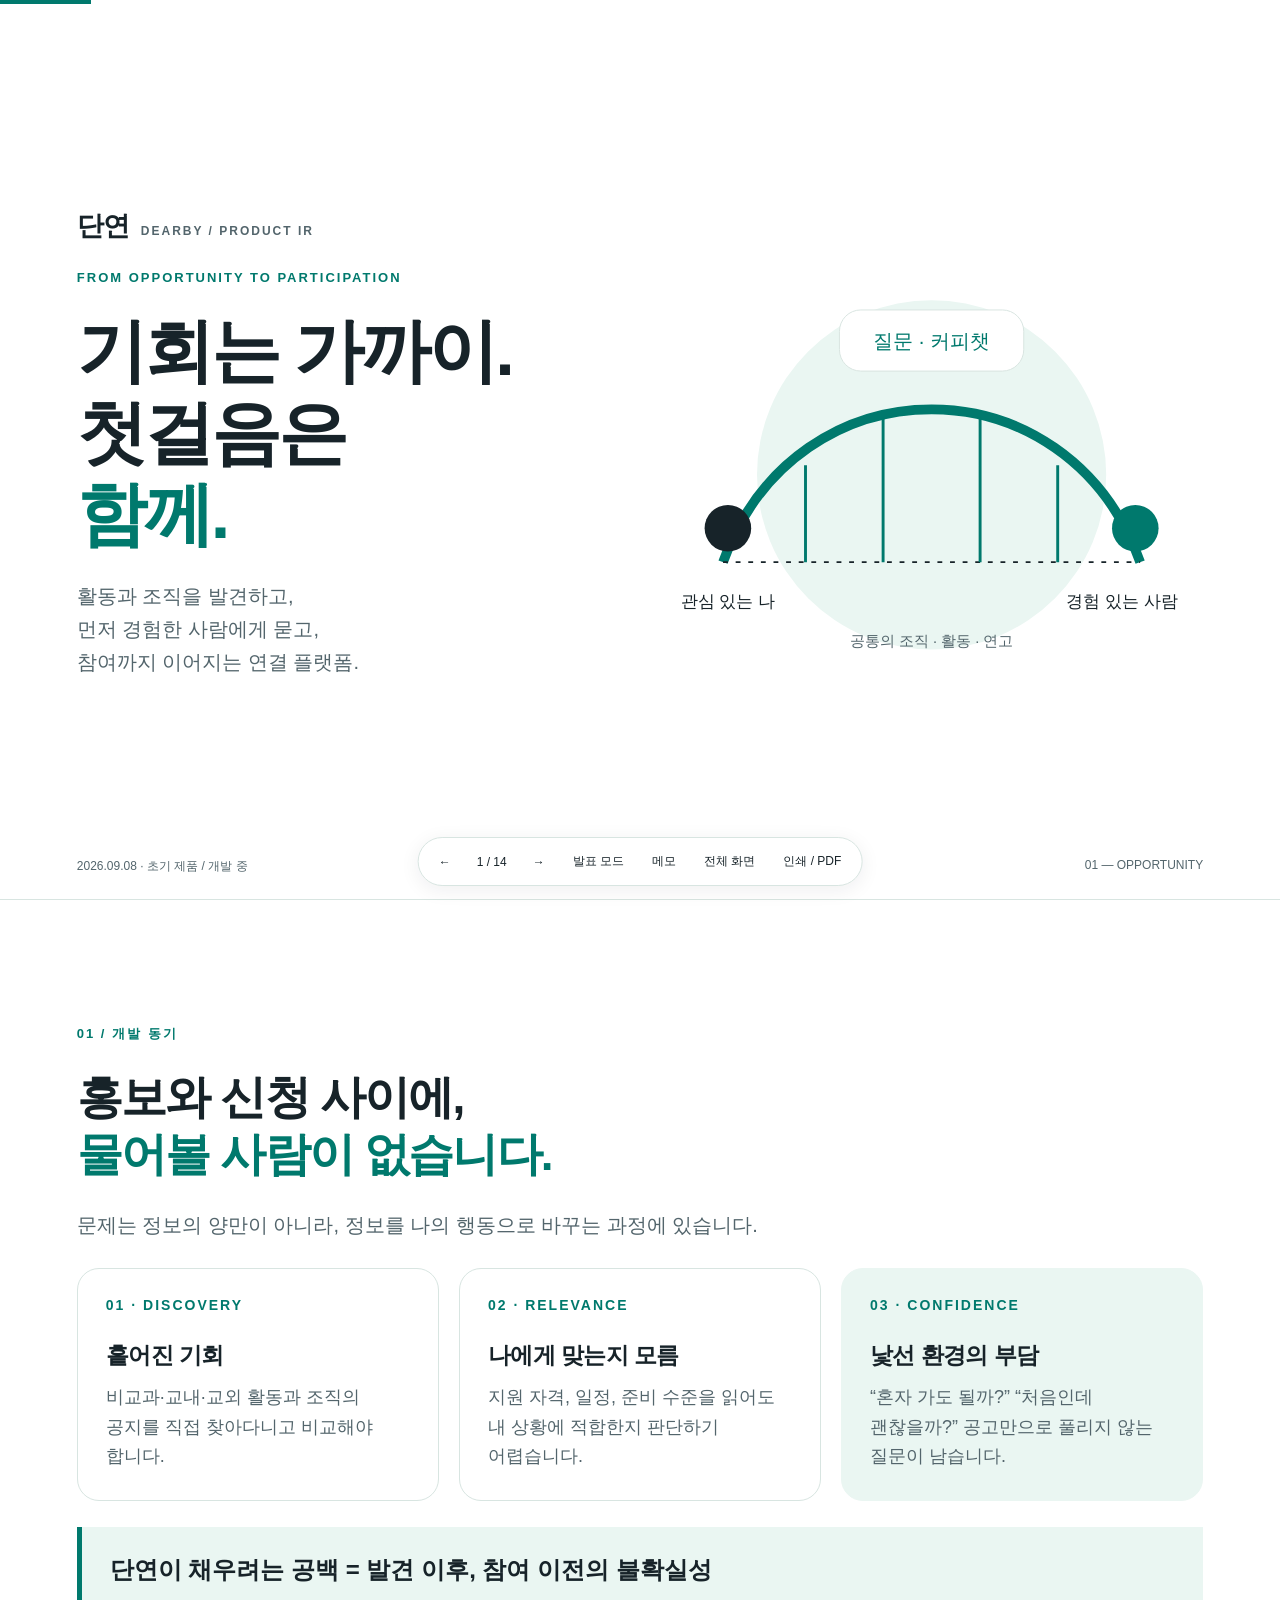
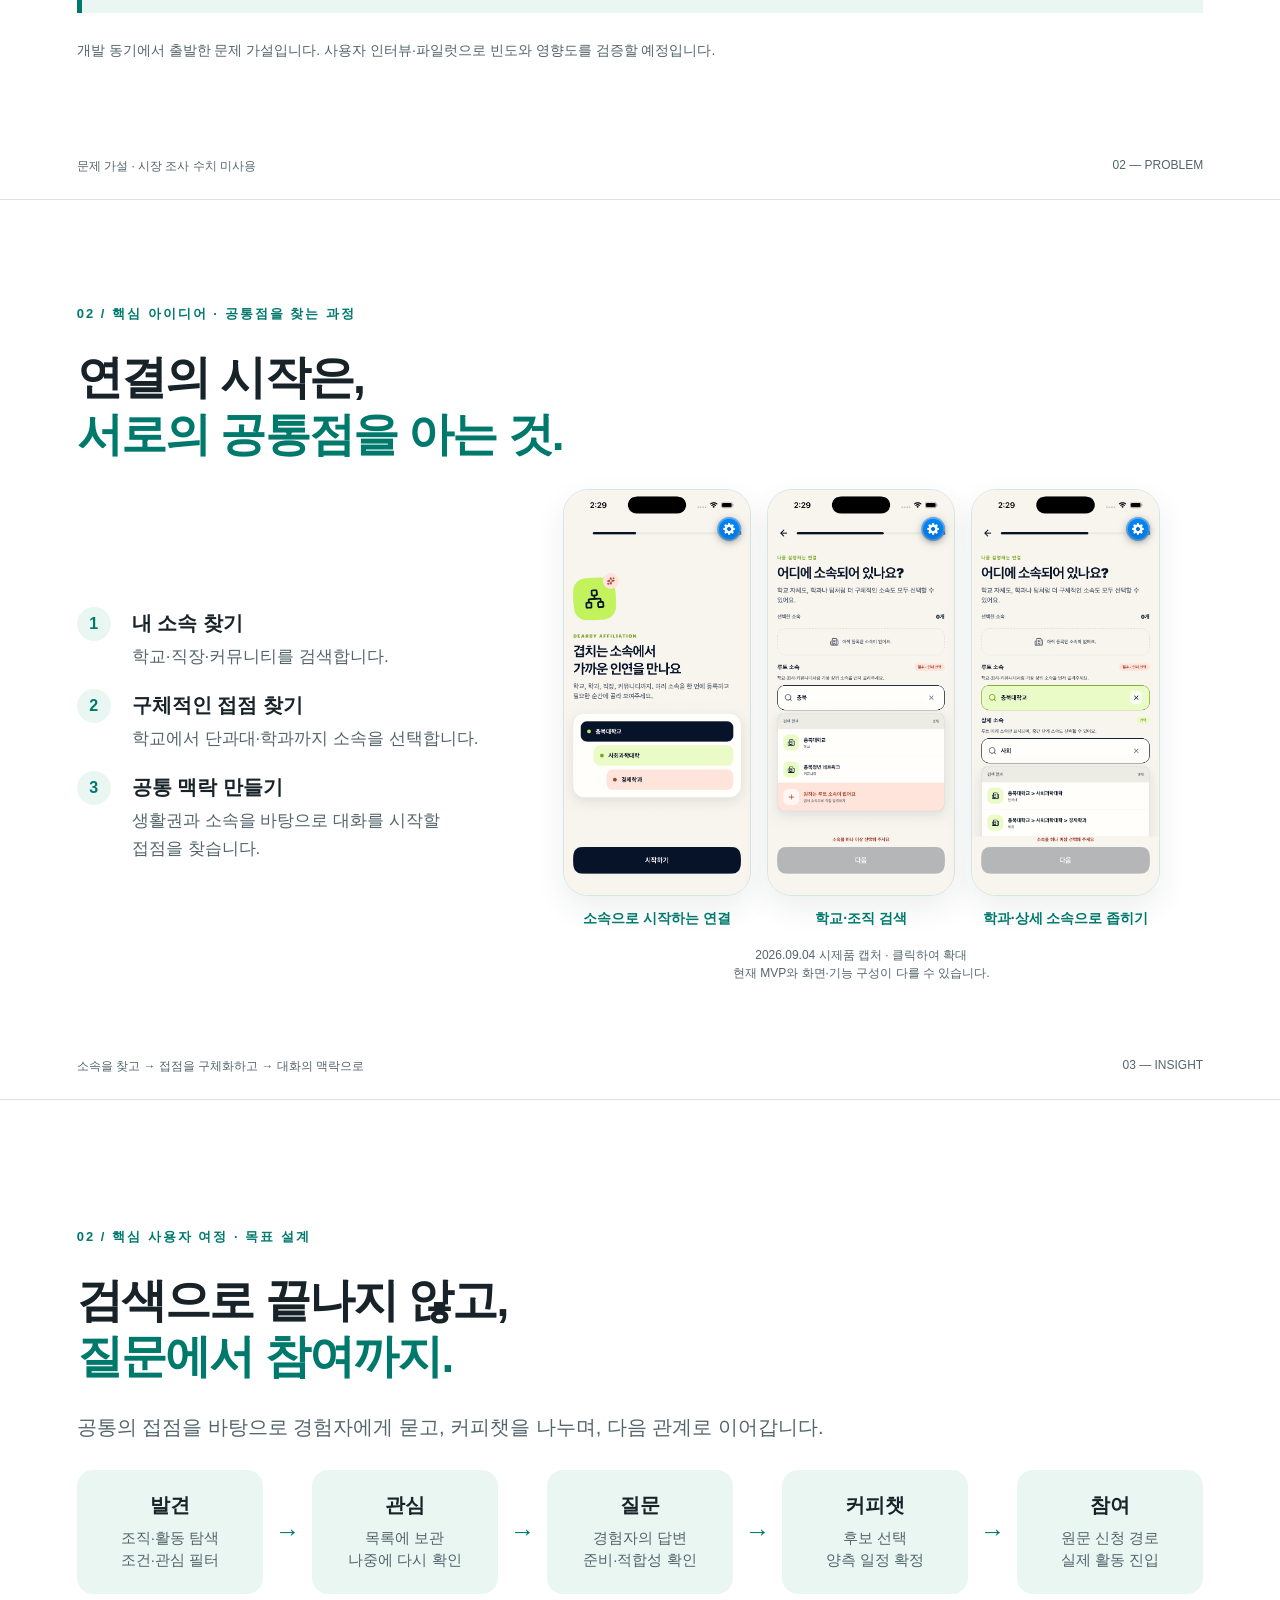
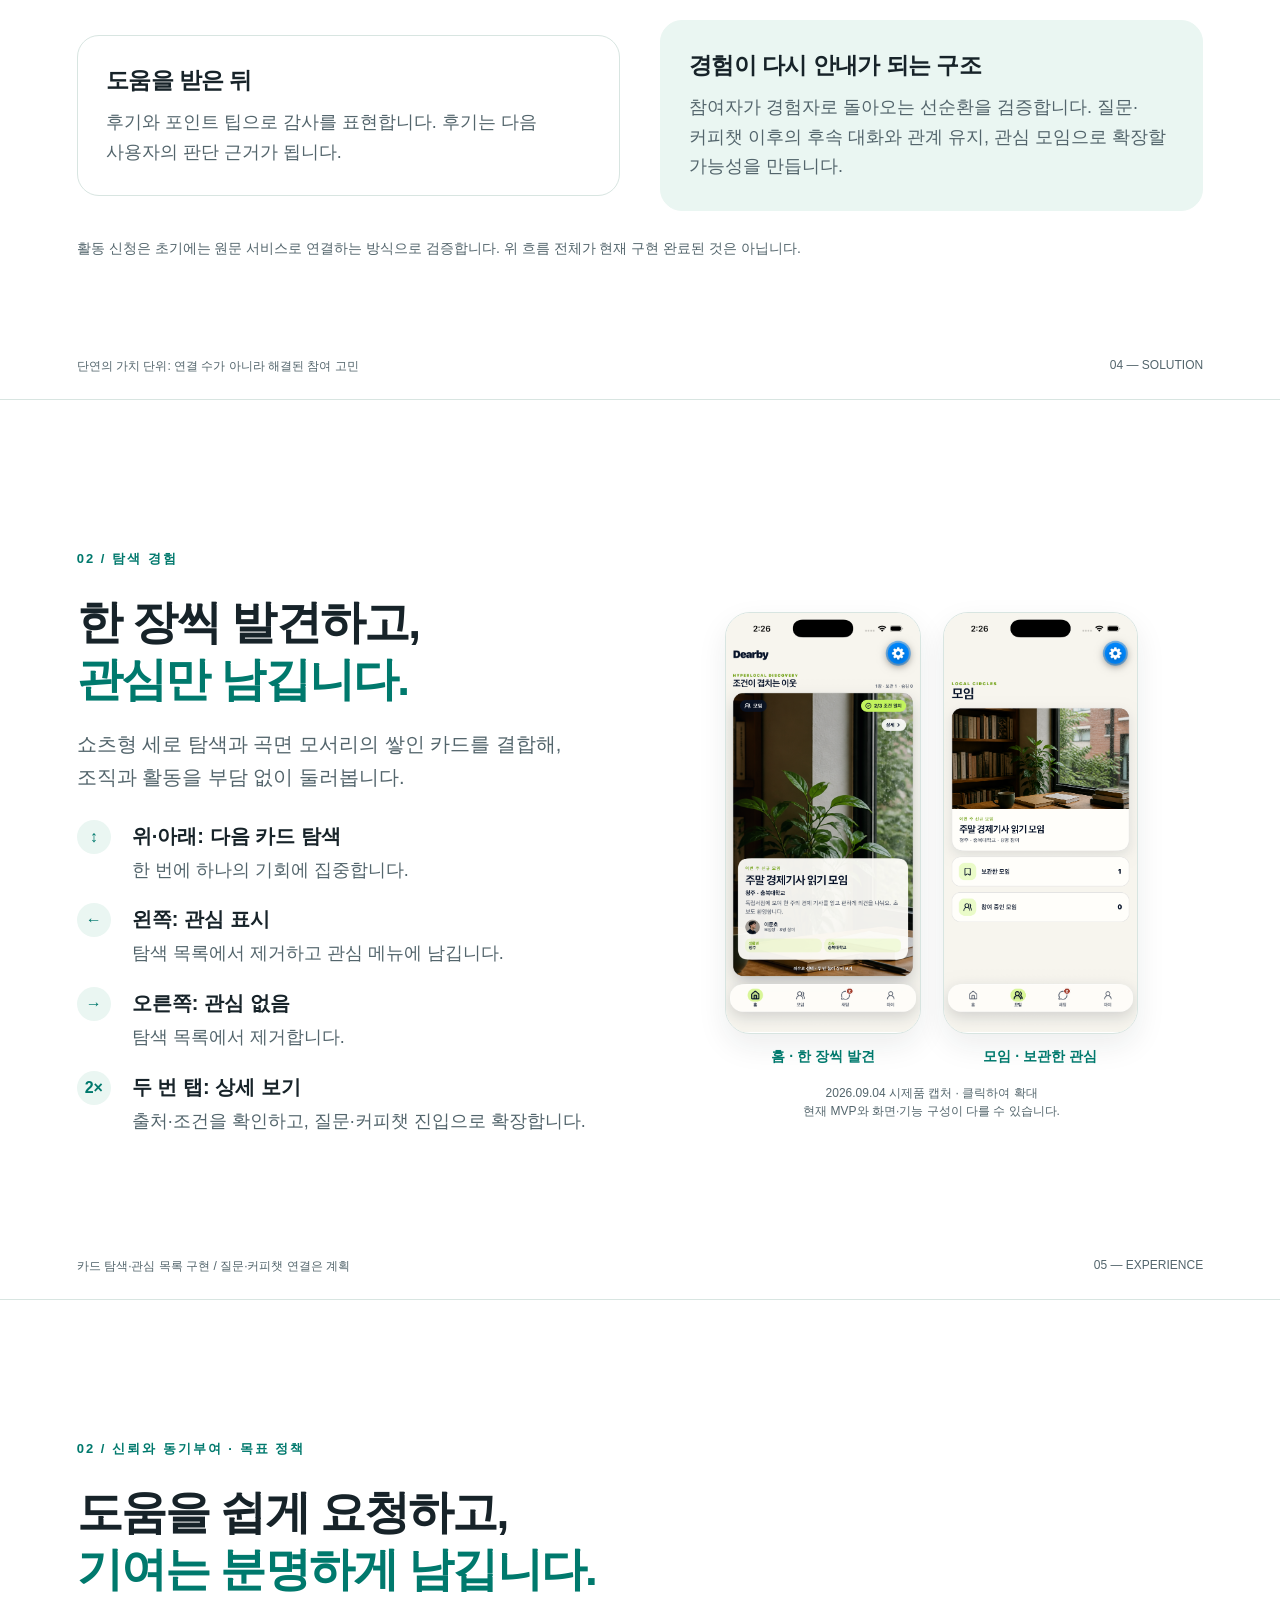
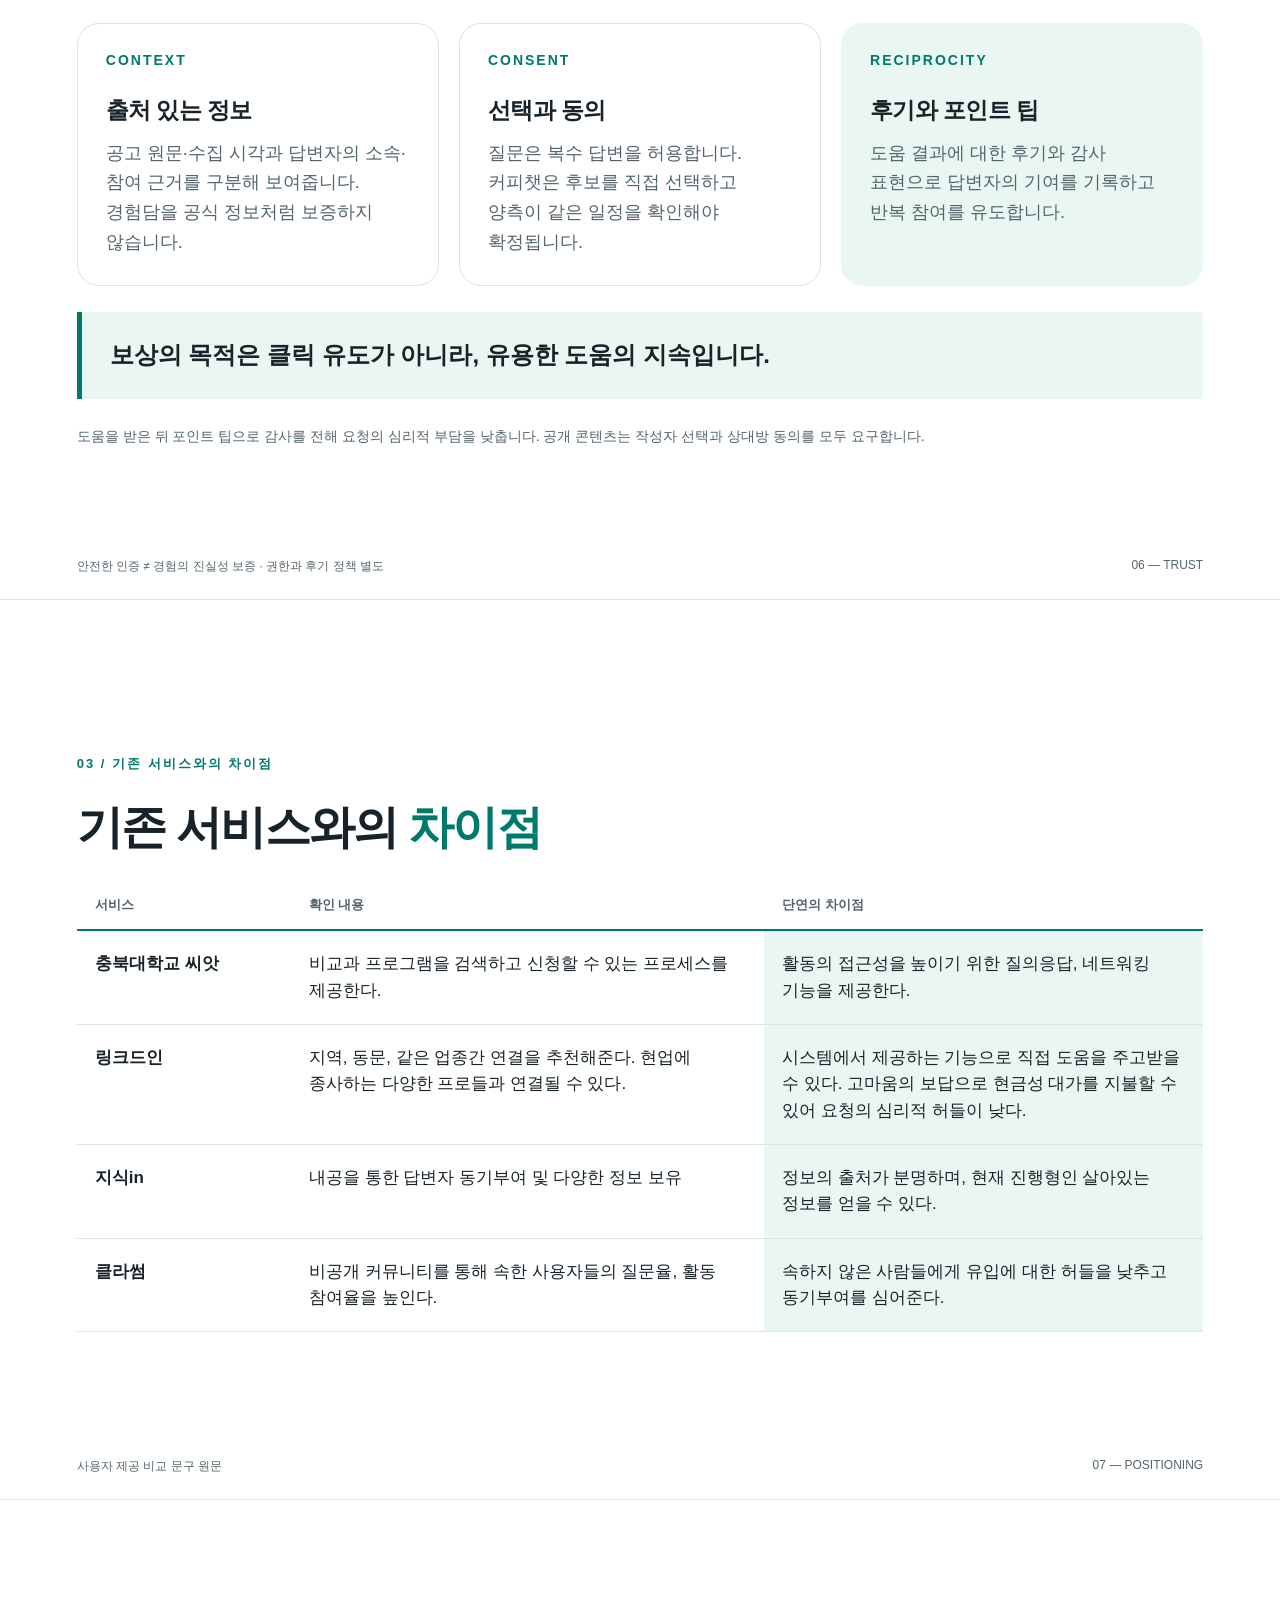
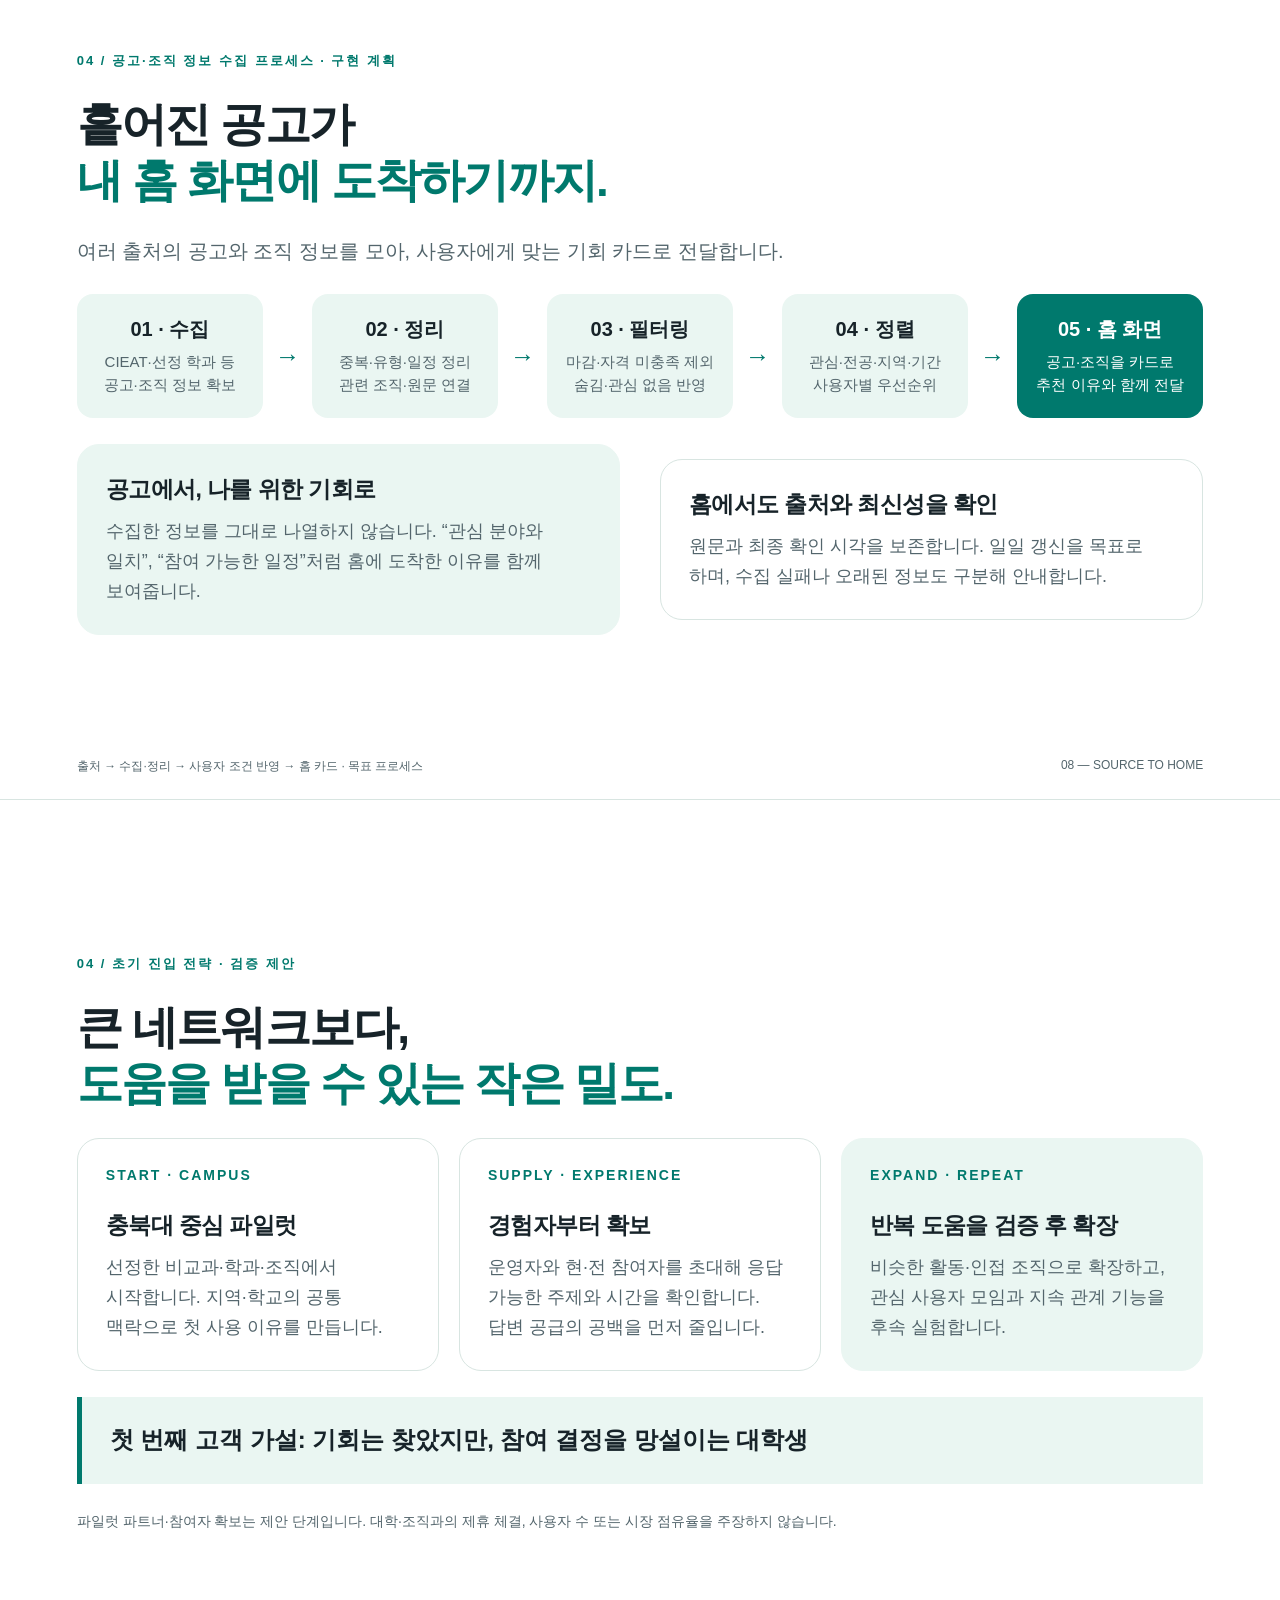
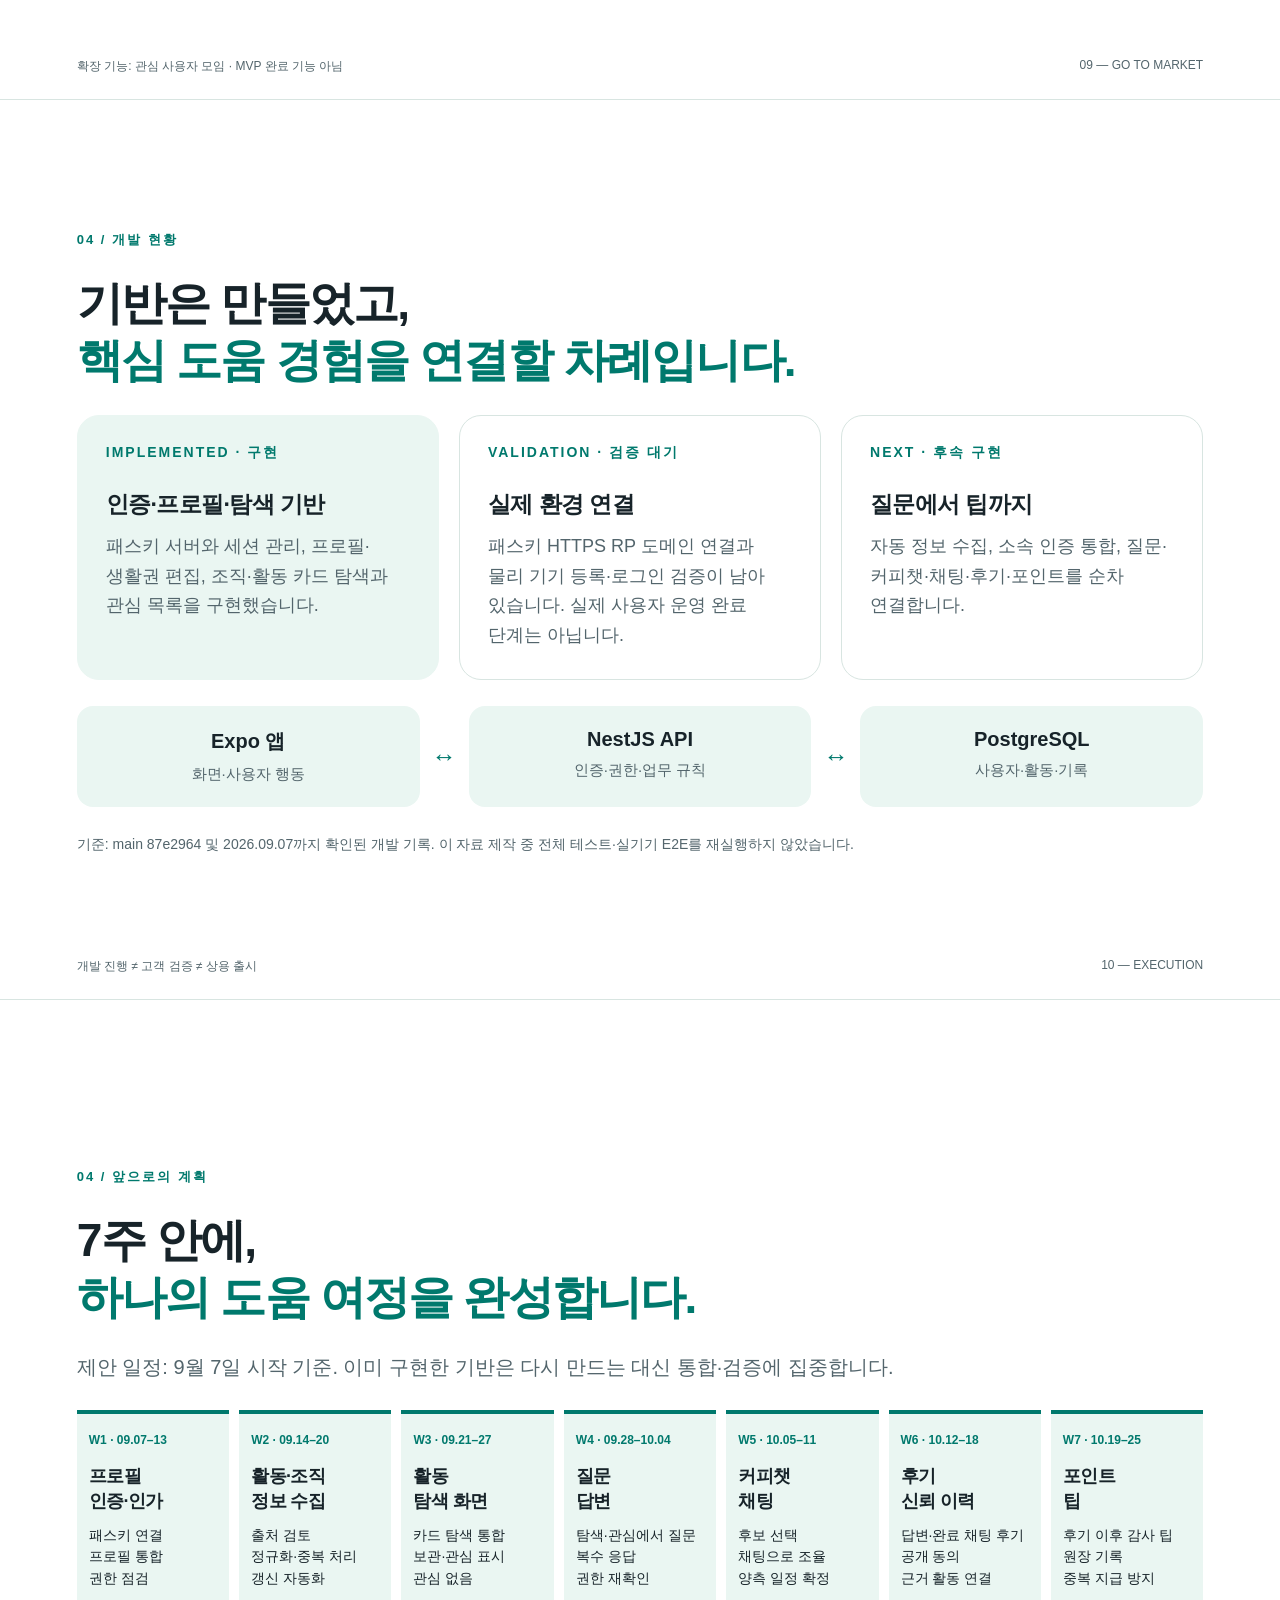
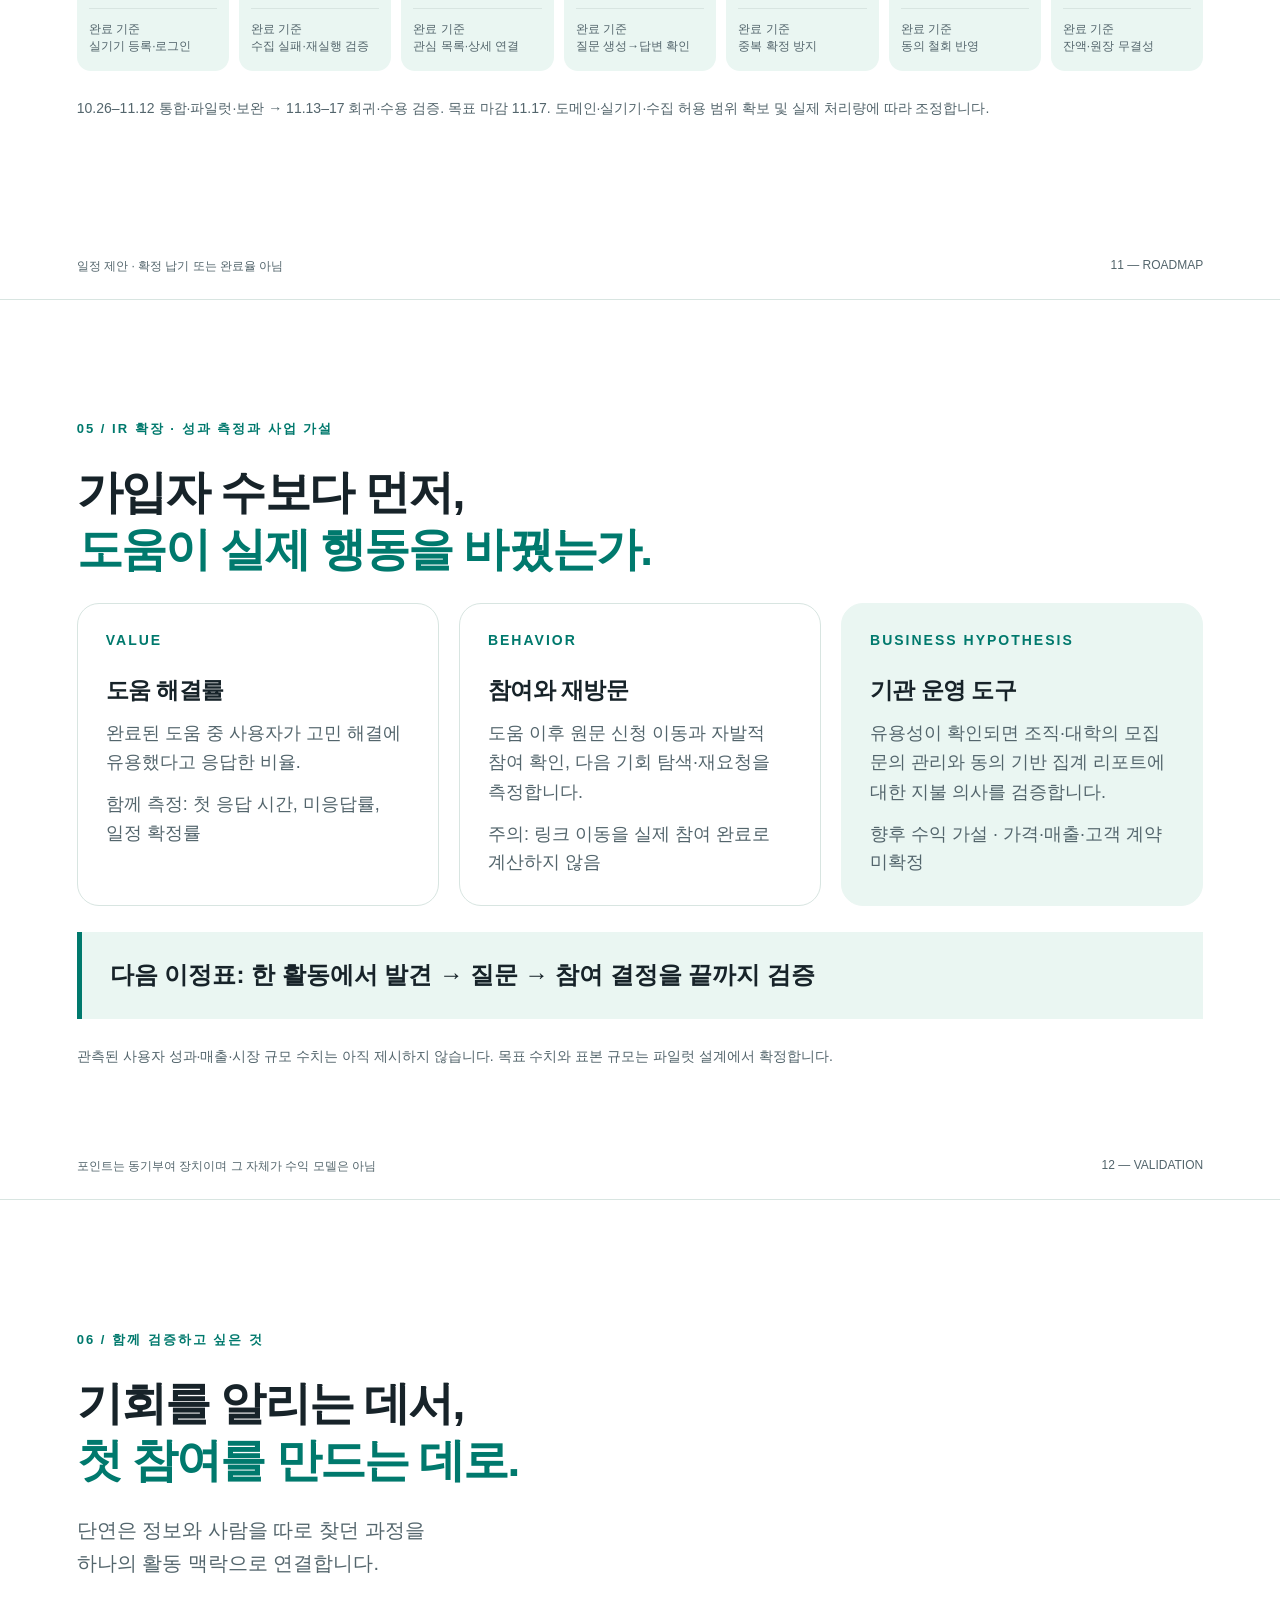
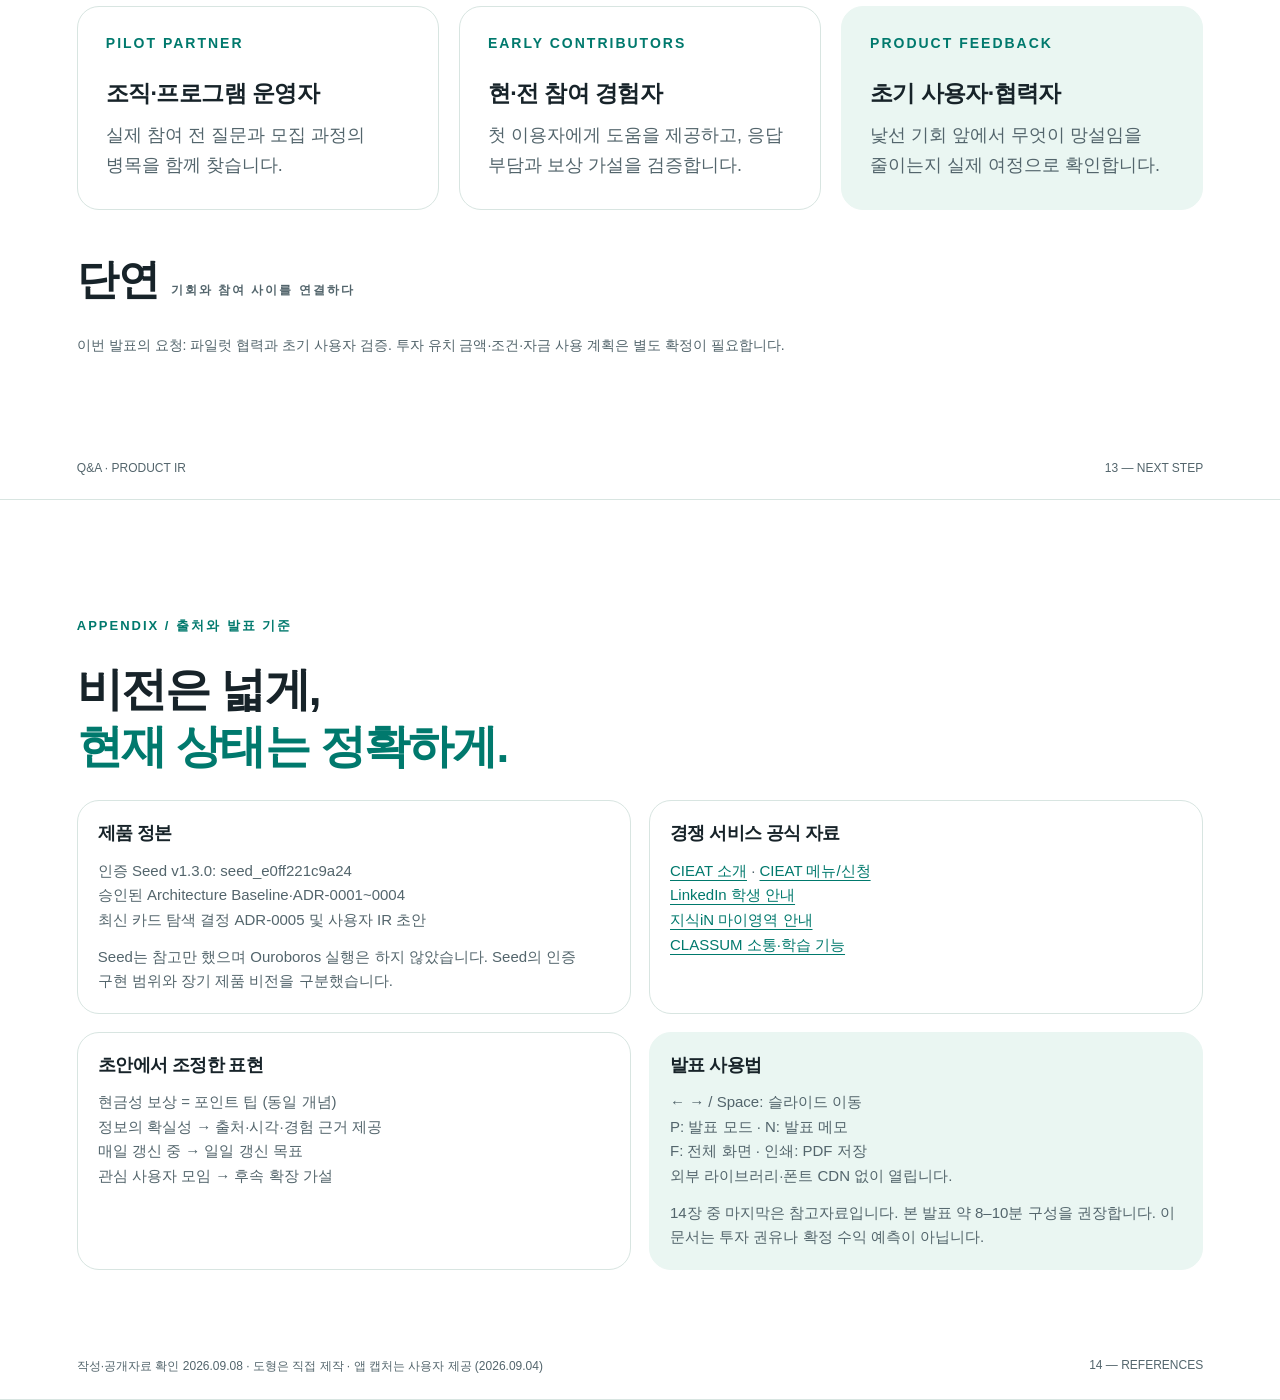
<file: dearby-ir-2026-09-08.html>
<!doctype html>
<html lang="ko">
<head>
<meta charset="utf-8"><meta name="viewport" content="width=device-width,initial-scale=1">
<title>단연 · 기회와 참여 사이를 연결하다 | IR 2026</title>
<style>
:root{--ink:#172329;--muted:#53656c;--accent:#00796d;--pale:#eaf6f2;--line:#d8e5e1;--white:#fff}*{box-sizing:border-box}body{margin:0;background:#fff;color:var(--ink);font-family:Pretendard,"Apple SD Gothic Neo","Malgun Gothic",sans-serif;word-break:keep-all}a{color:var(--accent);text-underline-offset:4px}button{font:inherit;cursor:pointer}button:focus-visible,a:focus-visible{outline:3px solid var(--accent);outline-offset:4px}
.slide{position:relative;min-height:100vh;padding:64px max(6vw,24px) 76px;border-bottom:1px solid var(--line);display:flex;flex-direction:column;justify-content:center;gap:26px;scroll-margin-top:0}.eyebrow{font-size:13px;letter-spacing:2px;font-weight:750;color:var(--accent);text-transform:uppercase}.brand{font-size:27px;letter-spacing:-1px;font-weight:800}.brand small{font-size:12px;letter-spacing:2px;margin-left:12px;color:var(--muted)}h1,h2,h3,p{margin:0}h1{font-size:clamp(44px,5.5vw,78px);line-height:1.16;letter-spacing:-3px}h2{font-size:clamp(30px,3.6vw,50px);line-height:1.23;letter-spacing:-1.8px}h3{font-size:23px;line-height:1.4;letter-spacing:-.6px}p{font-size:20px;line-height:1.65}.lead{max-width:850px;color:var(--muted)}em{font-style:normal;color:var(--accent)}.row{display:grid;grid-template-columns:1fr 1fr;gap:40px;align-items:center}.cards{display:grid;grid-template-columns:repeat(3,1fr);gap:20px}.card{padding:28px;border:1px solid var(--line);border-radius:22px;background:#fff}.card p{font-size:18px;color:var(--muted);margin-top:12px}.card .n{display:block;font-size:14px;letter-spacing:2px;color:var(--accent);margin-bottom:26px;font-weight:800}.tint{background:var(--pale);border-color:var(--pale)}.pill{display:inline-block;border:1px solid var(--line);padding:7px 12px;border-radius:20px;font-size:13px;font-weight:650;color:var(--accent);width:fit-content}.bigline{padding:24px 28px;border-left:5px solid var(--accent);background:var(--pale);font-size:24px;font-weight:700;line-height:1.6}.foot{position:absolute;bottom:24px;left:max(6vw,24px);right:max(6vw,24px);display:flex;justify-content:space-between;gap:18px;color:var(--muted);font-size:12px}.small{font-size:14px;line-height:1.6;color:var(--muted)}.flow{display:flex;align-items:stretch;gap:12px}.flow .node{flex:1;padding:22px 16px;background:var(--pale);border-radius:16px;text-align:center}.node strong{display:block;font-size:20px;margin-bottom:8px}.node span{font-size:15px;line-height:1.5;color:var(--muted)}.arrow{align-self:center;color:var(--accent);font-size:25px}.hero-art{width:100%;height:auto}.note{display:none;padding:18px 22px;background:#f5f7f6;border-radius:12px;font-size:15px;line-height:1.65;color:var(--muted)}body.notes .note{display:block}.note:before{content:"발표 메모 · ";font-weight:750;color:var(--accent)}
.phone{width:265px;border:2px solid var(--ink);border-radius:36px;padding:17px;background:white;box-shadow:14px 18px 0 var(--pale);margin:auto;transform:rotate(3deg)}.phone-head{font-size:16px;font-weight:800;padding:10px 5px 20px}.mock-card{border:1px solid var(--line);border-radius:22px;padding:18px;background:var(--pale);min-height:235px}.mock-card h3{margin:18px 0;font-size:25px}.mock-card p{font-size:14px}.mock-actions{display:flex;gap:8px;margin-top:20px}.mock-actions span{padding:10px;border-radius:14px;background:white;font-size:12px;flex:1;text-align:center}.steps{display:grid;gap:18px}.step{display:grid;grid-template-columns:40px 1fr;gap:15px;align-items:start}.step b{width:34px;height:34px;border-radius:50%;background:var(--pale);color:var(--accent);display:grid;place-items:center}.step p{font-size:18px;color:var(--muted)}.step strong{display:block;font-size:20px;color:var(--ink);margin-bottom:3px}
table{width:100%;border-collapse:collapse;font-size:17px;line-height:1.55}th{text-align:left;font-size:13px;color:var(--muted);padding:14px 18px;border-bottom:2px solid var(--accent)}td{padding:20px 18px;border-bottom:1px solid var(--line);vertical-align:top}td:first-child{width:19%;font-weight:800}td:last-child{background:var(--pale);width:39%}td a{font-size:12px;font-weight:500}.roadmap{display:grid;grid-template-columns:repeat(7,1fr);gap:10px}.week{border-top:4px solid var(--accent);padding:16px 12px;background:var(--pale);border-radius:0 0 14px 14px}.week b{font-size:12px;color:var(--accent)}.week h3{font-size:18px;margin:16px 0 10px}.week p{font-size:14px;line-height:1.55}.week small{display:block;border-top:1px solid var(--line);margin-top:18px;padding-top:12px;font-size:12px;color:var(--muted)}.sources{display:grid;grid-template-columns:1fr 1fr;gap:18px}.sources p{font-size:15px}.sources .card{padding:20px}.sources h3{font-size:18px;margin-bottom:8px}
nav{position:fixed;bottom:14px;left:50%;transform:translateX(-50%);display:flex;align-items:center;gap:8px;padding:7px 10px;background:#fff;border:1px solid var(--line);border-radius:30px;box-shadow:0 4px 20px #17232912;z-index:10}nav button{border:0;background:transparent;padding:8px 10px;border-radius:20px;color:var(--ink);font-size:12px}nav button:hover{background:var(--pale)}#counter{font-size:12px;min-width:46px;text-align:center;font-variant-numeric:tabular-nums}.progress{position:fixed;top:0;left:0;height:4px;background:var(--accent);z-index:11;width:0}body.present .slide{display:none;min-height:100vh}body.present .slide.active{display:flex}
@media(max-width:800px){.slide{padding-top:45px;gap:22px;min-height:100svh}.row,.cards,.sources{grid-template-columns:1fr}.roadmap{grid-template-columns:repeat(2,1fr)}.flow{flex-wrap:wrap}.flow .node{flex-basis:40%}.arrow{display:none}.hero-art{max-height:290px}.phone{margin:10px auto 25px}.foot{position:static;margin-top:24px;font-size:10px}h1{letter-spacing:-2px}p{font-size:18px}table{font-size:13px}td,th{padding:12px 8px}nav{max-width:96vw;white-space:nowrap}nav button{padding:8px 6px}.card{padding:22px}body.present .slide{height:auto}}
@media print{@page{size:landscape;margin:0}nav,.progress,.note{display:none!important}.slide,body.present .slide{display:flex!important;min-height:0;height:210mm;padding:15mm 18mm 18mm;break-after:page;gap:6mm;border:0;overflow:hidden}.slide:last-of-type{break-after:auto}h1{font-size:45pt}h2{font-size:29pt}h3{font-size:16pt}p{font-size:13pt}.card{padding:6mm}.card p{font-size:12pt}.foot{bottom:7mm;left:18mm;right:18mm}.hero-art{max-height:120mm}.roadmap{gap:2mm}.week{padding:4mm 2mm}.week h3{font-size:13pt}.week p{font-size:10pt}table{font-size:11pt}td{padding:4mm}*{-webkit-print-color-adjust:exact;print-color-adjust:exact}}

/* Original simulator captures: layout only, no pixel edits. */
.capture-layout{display:grid;grid-template-columns:1.05fr 1fr;gap:38px;align-items:center}
.capture-pair{display:flex;justify-content:center;gap:22px;align-items:flex-start}
.capture{margin:0;min-width:0;text-align:center}.capture-open{display:block;padding:0;border:1px solid var(--line);border-radius:25px;background:white;box-shadow:0 12px 30px #17232914;overflow:hidden;margin:auto;line-height:0}
.capture img{display:block;width:auto;height:420px;max-width:100%;object-fit:contain}
.capture figcaption{margin-top:14px;font-size:14px;font-weight:700;color:var(--accent)}
.capture-caption{text-align:center;font-size:12px;line-height:1.5;color:var(--muted);margin-top:18px}
.compact-cards{grid-template-columns:1fr;gap:12px}.compact-cards .card{padding:15px 20px;border-radius:15px}
.compact-cards .n{margin-bottom:5px;font-size:11px}.compact-cards h3{font-size:20px}.compact-cards p{font-size:15px;margin-top:5px}
.capture-copy>.bigline{font-size:16px;padding:12px 16px;margin-top:14px}.capture-copy>.small{font-size:12px;margin-top:12px}
#capture-dialog{border:1px solid var(--line);border-radius:22px;padding:16px;max-width:95vw;max-height:95vh;background:white}
#capture-dialog::backdrop{background:#172329bd}#capture-dialog img{display:block;max-height:80vh;max-width:85vw;width:auto;height:auto;margin:auto}
#capture-dialog button{display:block;margin:0 0 12px auto;padding:8px 16px;border:1px solid var(--line);background:var(--pale);border-radius:20px}
@media(max-width:800px){.capture-layout{grid-template-columns:1fr}.capture-pair{gap:12px}.capture img{height:auto;width:100%;max-height:440px}.capture{flex:1}.capture-open{max-width:205px}.capture figcaption{font-size:12px}.with-captures .row{gap:25px}}
@media print{.capture img{height:94mm;max-width:100%;width:auto}.capture-pair{gap:4mm}.capture-caption{font-size:8pt;margin-top:3mm}.capture figcaption{font-size:9pt;margin-top:3mm}.capture-layout{gap:7mm}.compact-cards .card{padding:3mm 4mm}.compact-cards p{font-size:10pt}.compact-cards h3{font-size:12pt}.compact-cards .n{font-size:8pt}.capture-copy>.bigline{font-size:10pt;margin-top:3mm;padding:3mm}.capture-copy>.small{font-size:8pt}.capture-open{box-shadow:none;border-radius:5mm}#capture-dialog{display:none!important}}
.common-ground{grid-template-columns:1fr 1.65fr;gap:28px}.common-ground .capture-pair{gap:16px}.common-ground .capture img{height:405px}.common-ground .step p{font-size:17px}
@media(max-width:800px){.common-ground{grid-template-columns:1fr}.common-ground .capture-pair{flex-wrap:wrap}.common-ground .capture{flex:0 1 190px}.common-ground .capture img{height:auto}}
@media print{.common-ground .capture img{height:90mm}.common-ground .capture-pair{gap:3mm}.common-ground .step p{font-size:11pt}}
</style>
</head>
<body>
<div class="progress" aria-hidden="true"></div>
<main>
<section class="slide" id="s1" aria-label="표지">
<div class="brand">단연<small>DEARBY / PRODUCT IR</small></div>
<div class="row"><div><div class="eyebrow">From opportunity to participation</div><h1 style="margin:25px 0">기회는 가까이.<br>첫걸음은<br><em>함께.</em></h1><p class="lead">활동과 조직을 발견하고,<br>먼저 경험한 사람에게 묻고,<br>참여까지 이어지는 연결 플랫폼.</p></div>
<svg class="hero-art" viewBox="0 0 560 410" role="img" aria-label="관심을 가진 사람과 활동 경험자가 질문과 커피챗의 다리를 통해 연결되는 개념도"><circle cx="280" cy="205" r="180" fill="#eaf6f2"/><path d="M65 295 C140 85 420 85 495 295" fill="none" stroke="#00796d" stroke-width="10"/><path d="M65 295H495" stroke="#172329" stroke-width="2" stroke-dasharray="5 8"/><path d="M150 195V295M230 146V295M330 146V295M410 195V295" stroke="#00796d" stroke-width="3"/><circle cx="70" cy="260" r="24" fill="#172329"/><circle cx="490" cy="260" r="24" fill="#00796d"/><rect x="185" y="35" width="190" height="63" rx="22" fill="white" stroke="#d8e5e1"/><text x="280" y="74" text-anchor="middle" font-size="21" fill="#00796d" font-family="sans-serif">질문 · 커피챗</text><text x="70" y="341" text-anchor="middle" font-size="18" fill="#172329" font-family="sans-serif">관심 있는 나</text><text x="476" y="341" text-anchor="middle" font-size="18" fill="#172329" font-family="sans-serif">경험 있는 사람</text><text x="280" y="381" text-anchor="middle" font-size="15" fill="#53656c" font-family="sans-serif">공통의 조직 · 활동 · 연고</text></svg></div>
<aside class="note">단연은 내가 들어가고 싶은 활동이나 조직을 중심으로 먼저 경험한 사람의 도움을 받아 첫걸음을 내딛도록 돕습니다.</aside><div class="foot"><span>2026.09.08 · 초기 제품 / 개발 중</span><span>01 — OPPORTUNITY</span></div></section>
<section class="slide" id="s2"><div class="eyebrow">01 / 개발 동기</div><h2>홍보와 신청 사이에,<br><em>물어볼 사람이 없습니다.</em></h2><p class="lead">문제는 정보의 양만이 아니라, 정보를 나의 행동으로 바꾸는 과정에 있습니다.</p>
<div class="cards"><article class="card"><span class="n">01 · DISCOVERY</span><h3>흩어진 기회</h3><p>비교과·교내·교외 활동과 조직의 공지를 직접 찾아다니고 비교해야 합니다.</p></article><article class="card"><span class="n">02 · RELEVANCE</span><h3>나에게 맞는지 모름</h3><p>지원 자격, 일정, 준비 수준을 읽어도 내 상황에 적합한지 판단하기 어렵습니다.</p></article><article class="card tint"><span class="n">03 · CONFIDENCE</span><h3>낯선 환경의 부담</h3><p>“혼자 가도 될까?” “처음인데 괜찮을까?” 공고만으로 풀리지 않는 질문이 남습니다.</p></article></div>
<div class="bigline">단연이 채우려는 공백 = 발견 이후, 참여 이전의 불확실성</div><p class="small">개발 동기에서 출발한 문제 가설입니다. 사용자 인터뷰·파일럿으로 빈도와 영향도를 검증할 예정입니다.</p><aside class="note">홍보 채널이 없다는 주장이 아닙니다. 충분히 홍보해도 경험자에게 맥락 있는 질문을 할 통로가 부족하면 관심이 참여로 이어지지 않는다는 문제를 검증하려 합니다.</aside><div class="foot"><span>문제 가설 · 시장 조사 수치 미사용</span><span>02 — PROBLEM</span></div></section>
<section class="slide with-captures" id="s3"><div class="eyebrow">02 / 핵심 아이디어 · 공통점을 찾는 과정</div><h2>연결의 시작은,<br><em>서로의 공통점을 아는 것.</em></h2><div class="row common-ground"><div class="steps"><div class="step"><b>1</b><p><strong>내 소속 찾기</strong>학교·직장·커뮤니티를 검색합니다.</p></div><div class="step"><b>2</b><p><strong>구체적인 접점 찾기</strong>학교에서 단과대·학과까지 소속을 선택합니다.</p></div><div class="step"><b>3</b><p><strong>공통 맥락 만들기</strong>생활권과 소속을 바탕으로 대화를 시작할 접점을 찾습니다.</p></div></div><div class="capture-group"><div class="capture-pair"><figure class="capture"><button class="capture-open" data-capture="dearby-ir-assets/capture-4.png" aria-label="소속으로 시작하는 연결 캡처 크게 보기"><img src="dearby-ir-assets/capture-4.png" alt="소속으로 시작하는 연결 · 2026년 9월 4일 앱 시제품 캡처" width="1206" height="2622"></button><figcaption>소속으로 시작하는 연결</figcaption></figure><figure class="capture"><button class="capture-open" data-capture="dearby-ir-assets/capture-5.png" aria-label="학교·조직 검색 캡처 크게 보기"><img src="dearby-ir-assets/capture-5.png" alt="학교·조직 검색 · 2026년 9월 4일 앱 시제품 캡처" width="1206" height="2622"></button><figcaption>학교·조직 검색</figcaption></figure><figure class="capture"><button class="capture-open" data-capture="dearby-ir-assets/capture-6.png" aria-label="학과·상세 소속으로 좁히기 캡처 크게 보기"><img src="dearby-ir-assets/capture-6.png" alt="학과·상세 소속으로 좁히기 · 2026년 9월 4일 앱 시제품 캡처" width="1206" height="2622"></button><figcaption>학과·상세 소속으로 좁히기</figcaption></figure></div><p class="capture-caption">2026.09.04 시제품 캡처 · 클릭하여 확대<br>현재 MVP와 화면·기능 구성이 다를 수 있습니다.</p></div></div><aside class="note">학교·직장·커뮤니티를 찾고, 단과대·학과까지 접점을 구체화하는 과정입니다. 생활권도 공통 맥락의 요소이며, 화면은 그중 소속 설정 과정을 보여줍니다. 다음 장에서는 이 접점을 질문과 커피챗으로 연결합니다.</aside><div class="foot"><span>소속을 찾고 → 접점을 구체화하고 → 대화의 맥락으로</span><span>03 — INSIGHT</span></div></section>
<section class="slide" id="s4"><div class="eyebrow">02 / 핵심 사용자 여정 · 목표 설계</div><h2>검색으로 끝나지 않고,<br><em>질문에서 참여까지.</em></h2><p class="lead">공통의 접점을 바탕으로 경험자에게 묻고, 커피챗을 나누며, 다음 관계로 이어갑니다.</p><div class="flow"><div class="node"><strong>발견</strong><span>조직·활동 탐색<br>조건·관심 필터</span></div><span class="arrow">→</span><div class="node"><strong>관심</strong><span>목록에 보관<br>나중에 다시 확인</span></div><span class="arrow">→</span><div class="node"><strong>질문</strong><span>경험자의 답변<br>준비·적합성 확인</span></div><span class="arrow">→</span><div class="node"><strong>커피챗</strong><span>후보 선택<br>양측 일정 확정</span></div><span class="arrow">→</span><div class="node"><strong>참여</strong><span>원문 신청 경로<br>실제 활동 진입</span></div></div><div class="row"><div class="card"><h3>도움을 받은 뒤</h3><p>후기와 포인트 팁으로 감사를 표현합니다. 후기는 다음 사용자의 판단 근거가 됩니다.</p></div><div class="card tint"><h3>경험이 다시 안내가 되는 구조</h3><p>참여자가 경험자로 돌아오는 선순환을 검증합니다. 질문·커피챗 이후의 후속 대화와 관계 유지, 관심 모임으로 확장할 가능성을 만듭니다.</p></div></div><p class="small">활동 신청은 초기에는 원문 서비스로 연결하는 방식으로 검증합니다. 위 흐름 전체가 현재 구현 완료된 것은 아닙니다.</p><aside class="note">질문과 커피챗이 핵심 연결 고리입니다. 신청 시스템 자체를 대체하기보다 기존 정보와 참여 경로를 보완하는 제품으로 시작합니다.</aside><div class="foot"><span>단연의 가치 단위: 연결 수가 아니라 해결된 참여 고민</span><span>04 — SOLUTION</span></div></section>
<section class="slide with-captures" id="s5"><div class="eyebrow">02 / 탐색 경험</div><div class="row"><div><h2>한 장씩 발견하고,<br><em>관심만 남깁니다.</em></h2><p class="lead" style="margin:20px 0 26px">쇼츠형 세로 탐색과 곡면 모서리의 쌓인 카드를 결합해, 조직과 활동을 부담 없이 둘러봅니다.</p><div class="steps"><div class="step"><b>↕</b><p><strong>위·아래: 다음 카드 탐색</strong>한 번에 하나의 기회에 집중합니다.</p></div><div class="step"><b>←</b><p><strong>왼쪽: 관심 표시</strong>탐색 목록에서 제거하고 관심 메뉴에 남깁니다.</p></div><div class="step"><b>→</b><p><strong>오른쪽: 관심 없음</strong>탐색 목록에서 제거합니다.</p></div><div class="step"><b>2×</b><p><strong>두 번 탭: 상세 보기</strong>출처·조건을 확인하고, 질문·커피챗 진입으로 확장합니다.</p></div></div></div><div class="capture-group"><div class="capture-pair"><figure class="capture"><button class="capture-open" data-capture="dearby-ir-assets/capture-1.png" aria-label="홈 · 한 장씩 발견 캡처 크게 보기"><img src="dearby-ir-assets/capture-1.png" alt="홈 · 한 장씩 발견 · 2026년 9월 4일 앱 시제품 캡처" width="1206" height="2622"></button><figcaption>홈 · 한 장씩 발견</figcaption></figure><figure class="capture"><button class="capture-open" data-capture="dearby-ir-assets/capture-2.png" aria-label="모임 · 보관한 관심 캡처 크게 보기"><img src="dearby-ir-assets/capture-2.png" alt="모임 · 보관한 관심 · 2026년 9월 4일 앱 시제품 캡처" width="1206" height="2622"></button><figcaption>모임 · 보관한 관심</figcaption></figure></div><p class="capture-caption">2026.09.04 시제품 캡처 · 클릭하여 확대<br>현재 MVP와 화면·기능 구성이 다를 수 있습니다.</p></div></div><aside class="note">실제 앱 제스처에서는 관심은 초록, 관심 없음은 빨강 상태 피드백을 사용하고 문구도 함께 제공합니다. 첨부 화면은 9월 4일 시제품으로, 현재의 조직·활동 탐색 동작을 설명하기 위한 UX 참고입니다. 원본의 사람·모임 중심 문구와 상태색은 그대로 보존했습니다.</aside><div class="foot"><span>카드 탐색·관심 목록 구현 / 질문·커피챗 연결은 계획</span><span>05 — EXPERIENCE</span></div></section>
<section class="slide" id="s6"><div class="eyebrow">02 / 신뢰와 동기부여 · 목표 정책</div><h2>도움을 쉽게 요청하고,<br><em>기여는 분명하게 남깁니다.</em></h2><div class="cards"><article class="card"><span class="n">CONTEXT</span><h3>출처 있는 정보</h3><p>공고 원문·수집 시각과 답변자의 소속·참여 근거를 구분해 보여줍니다. 경험담을 공식 정보처럼 보증하지 않습니다.</p></article><article class="card"><span class="n">CONSENT</span><h3>선택과 동의</h3><p>질문은 복수 답변을 허용합니다. 커피챗은 후보를 직접 선택하고 양측이 같은 일정을 확인해야 확정됩니다.</p></article><article class="card tint"><span class="n">RECIPROCITY</span><h3>후기와 포인트 팁</h3><p>도움 결과에 대한 후기와 감사 표현으로 답변자의 기여를 기록하고 반복 참여를 유도합니다.</p></article></div><div class="bigline">보상의 목적은 클릭 유도가 아니라, 유용한 도움의 지속입니다.</div><p class="small">도움을 받은 뒤 포인트 팁으로 감사를 전해 요청의 심리적 부담을 낮춥니다. 공개 콘텐츠는 작성자 선택과 상대방 동의를 모두 요구합니다.</p><aside class="note">사용자가 말한 현금성 보상은 포인트 팁을 뜻합니다. 별도 보상 기능으로 나누지 않고, 감사 표현이 도움 요청의 심리적 부담과 답변자의 기여 동기에 어떤 영향을 주는지 설명합니다.</aside><div class="foot"><span>안전한 인증 ≠ 경험의 진실성 보증 · 권한과 후기 정책 별도</span><span>06 — TRUST</span></div></section>
<section class="slide" id="s7"><div class="eyebrow">03 / 기존 서비스와의 차이점</div><h2>기존 서비스와의 <em>차이점</em></h2><table><thead><tr><th>서비스</th><th>확인 내용</th><th>단연의 차이점</th></tr></thead><tbody><tr><td>충북대학교 씨앗</td><td>비교과 프로그램을 검색하고 신청할 수 있는 프로세스를 제공한다.</td><td>활동의 접근성을 높이기 위한 질의응답, 네트워킹 기능을 제공한다.</td></tr><tr><td>링크드인</td><td>지역, 동문, 같은 업종간 연결을 추천해준다. 현업에 종사하는 다양한 프로들과 연결될 수 있다.</td><td>시스템에서 제공하는 기능으로 직접 도움을 주고받을 수 있다. 고마움의 보답으로 현금성 대가를 지불할 수 있어 요청의 심리적 허들이 낮다.</td></tr><tr><td>지식in</td><td>내공을 통한 답변자 동기부여 및 다양한 정보 보유</td><td>정보의 출처가 분명하며, 현재 진행형인 살아있는 정보를 얻을 수 있다.</td></tr><tr><td>클라썸</td><td>비공개 커뮤니티를 통해 속한 사용자들의 질문율, 활동 참여율을 높인다.</td><td>속하지 않은 사람들에게 유입에 대한 허들을 낮추고 동기부여를 심어준다.</td></tr></tbody></table><div class="foot"><span>사용자 제공 비교 문구 원문</span><span>07 — POSITIONING</span></div></section>
<section class="slide" id="s8"><div class="eyebrow">04 / 공고·조직 정보 수집 프로세스 · 구현 계획</div><h2>흩어진 공고가<br><em>내 홈 화면에 도착하기까지.</em></h2><p class="lead">여러 출처의 공고와 조직 정보를 모아, 사용자에게 맞는 기회 카드로 전달합니다.</p><div class="flow"><div class="node"><strong>01 · 수집</strong><span>CIEAT·선정 학과 등<br>공고·조직 정보 확보</span></div><span class="arrow">→</span><div class="node"><strong>02 · 정리</strong><span>중복·유형·일정 정리<br>관련 조직·원문 연결</span></div><span class="arrow">→</span><div class="node"><strong>03 · 필터링</strong><span>마감·자격 미충족 제외<br>숨김·관심 없음 반영</span></div><span class="arrow">→</span><div class="node"><strong>04 · 정렬</strong><span>관심·전공·지역·기간<br>사용자별 우선순위</span></div><span class="arrow">→</span><div class="node" style="background:var(--accent);color:white"><strong>05 · 홈 화면</strong><span style="color:white">공고·조직을 카드로<br>추천 이유와 함께 전달</span></div></div><div class="row"><div class="card tint"><h3>공고에서, 나를 위한 기회로</h3><p>수집한 정보를 그대로 나열하지 않습니다. “관심 분야와 일치”, “참여 가능한 일정”처럼 홈에 도착한 이유를 함께 보여줍니다.</p></div><div class="card"><h3>홈에서도 출처와 최신성을 확인</h3><p>원문과 최종 확인 시각을 보존합니다. 일일 갱신을 목표로 하며, 수집 실패나 오래된 정보도 구분해 안내합니다.</p></div></div><aside class="note">이 그림은 공고·조직 정보가 수집되어 사용자 홈 화면에 도착하기까지의 여정입니다. 출처별 이용 허용 범위를 확인한 뒤 정보를 모으고 정리해, 사용자 조건으로 걸러낸 카드를 전달합니다. 현재는 출처 파서 기반 단계이며, 자동 수집·개인화·홈 전달의 전체 과정이 운영 중이라는 뜻은 아닙니다.</aside><div class="foot"><span>출처 → 수집·정리 → 사용자 조건 반영 → 홈 카드 · 목표 프로세스</span><span>08 — SOURCE TO HOME</span></div></section>
<section class="slide" id="s9"><div class="eyebrow">04 / 초기 진입 전략 · 검증 제안</div><h2>큰 네트워크보다,<br><em>도움을 받을 수 있는 작은 밀도.</em></h2><div class="cards"><article class="card"><span class="n">START · CAMPUS</span><h3>충북대 중심 파일럿</h3><p>선정한 비교과·학과·조직에서 시작합니다. 지역·학교의 공통 맥락으로 첫 사용 이유를 만듭니다.</p></article><article class="card"><span class="n">SUPPLY · EXPERIENCE</span><h3>경험자부터 확보</h3><p>운영자와 현·전 참여자를 초대해 응답 가능한 주제와 시간을 확인합니다. 답변 공급의 공백을 먼저 줄입니다.</p></article><article class="card tint"><span class="n">EXPAND · REPEAT</span><h3>반복 도움을 검증 후 확장</h3><p>비슷한 활동·인접 조직으로 확장하고, 관심 사용자 모임과 지속 관계 기능을 후속 실험합니다.</p></article></div><div class="bigline">첫 번째 고객 가설: 기회는 찾았지만, 참여 결정을 망설이는 대학생</div><p class="small">파일럿 파트너·참여자 확보는 제안 단계입니다. 대학·조직과의 제휴 체결, 사용자 수 또는 시장 점유율을 주장하지 않습니다.</p><aside class="note">양면 플랫폼의 초기 위험은 정보 부족뿐 아니라 응답자가 없다는 것입니다. 넓은 지역에 동시에 확장하기보다 특정 활동에서 도움을 받을 수 있는 밀도를 만드는 전략을 제안합니다.</aside><div class="foot"><span>확장 기능: 관심 사용자 모임 · MVP 완료 기능 아님</span><span>09 — GO TO MARKET</span></div></section>
<section class="slide" id="s10"><div class="eyebrow">04 / 개발 현황</div><h2>기반은 만들었고,<br><em>핵심 도움 경험을 연결할 차례입니다.</em></h2><div class="cards"><article class="card tint"><span class="n">IMPLEMENTED · 구현</span><h3>인증·프로필·탐색 기반</h3><p>패스키 서버와 세션 관리, 프로필·생활권 편집, 조직·활동 카드 탐색과 관심 목록을 구현했습니다.</p></article><article class="card"><span class="n">VALIDATION · 검증 대기</span><h3>실제 환경 연결</h3><p>패스키 HTTPS RP 도메인 연결과 물리 기기 등록·로그인 검증이 남아 있습니다. 실제 사용자 운영 완료 단계는 아닙니다.</p></article><article class="card"><span class="n">NEXT · 후속 구현</span><h3>질문에서 팁까지</h3><p>자동 정보 수집, 소속 인증 통합, 질문·커피챗·채팅·후기·포인트를 순차 연결합니다.</p></article></div><div class="flow"><div class="node"><strong>Expo 앱</strong><span>화면·사용자 행동</span></div><span class="arrow">↔</span><div class="node"><strong>NestJS API</strong><span>인증·권한·업무 규칙</span></div><span class="arrow">↔</span><div class="node"><strong>PostgreSQL</strong><span>사용자·활동·기록</span></div></div><p class="small">기준: main 87e2964 및 2026.09.07까지 확인된 개발 기록. 이 자료 제작 중 전체 테스트·실기기 E2E를 재실행하지 않았습니다.</p><aside class="note">기술 스택 설명은 짧게 하고, 제품 준비 수준을 정확히 말합니다. 인증 코드가 있다는 사실과 사용자가 실기기에서 정상 로그인한다는 사실은 구분합니다.</aside><div class="foot"><span>개발 진행 ≠ 고객 검증 ≠ 상용 출시</span><span>10 — EXECUTION</span></div></section>
<section class="slide" id="s11"><div class="eyebrow">04 / 앞으로의 계획</div><h2>7주 안에,<br><em>하나의 도움 여정을 완성합니다.</em></h2><p class="lead">제안 일정: 9월 7일 시작 기준. 이미 구현한 기반은 다시 만드는 대신 통합·검증에 집중합니다.</p><div class="roadmap"><article class="week"><b>W1 · 09.07–13</b><h3>프로필<br>인증·인가</h3><p>패스키 연결<br>프로필 통합<br>권한 점검</p><small>완료 기준<br>실기기 등록·로그인</small></article><article class="week"><b>W2 · 09.14–20</b><h3>활동·조직<br>정보 수집</h3><p>출처 검토<br>정규화·중복 처리<br>갱신 자동화</p><small>완료 기준<br>수집 실패·재실행 검증</small></article><article class="week"><b>W3 · 09.21–27</b><h3>활동<br>탐색 화면</h3><p>카드 탐색 통합<br>보관·관심 표시<br>관심 없음</p><small>완료 기준<br>관심 목록·상세 연결</small></article><article class="week"><b>W4 · 09.28–10.04</b><h3>질문<br>답변</h3><p>탐색·관심에서 질문<br>복수 응답<br>권한 재확인</p><small>완료 기준<br>질문 생성→답변 확인</small></article><article class="week"><b>W5 · 10.05–11</b><h3>커피챗<br>채팅</h3><p>후보 선택<br>채팅으로 조율<br>양측 일정 확정</p><small>완료 기준<br>중복 확정 방지</small></article><article class="week"><b>W6 · 10.12–18</b><h3>후기<br>신뢰 이력</h3><p>답변·완료 채팅 후기<br>공개 동의<br>근거 활동 연결</p><small>완료 기준<br>동의 철회 반영</small></article><article class="week"><b>W7 · 10.19–25</b><h3>포인트<br>팁</h3><p>후기 이후 감사 팁<br>원장 기록<br>중복 지급 방지</p><small>완료 기준<br>잔액·원장 무결성</small></article></div><p class="small">10.26–11.12 통합·파일럿·보완 → 11.13–17 회귀·수용 검증. 목표 마감 11.17. 도메인·실기기·수집 허용 범위 확보 및 실제 처리량에 따라 조정합니다.</p><aside class="note">주차는 완료 실적이 아니라 검증 목표입니다. 사용자께서 제시한 7단계를 유지하고, 이미 개발된 부분과 후속 구현의 차이를 반영했습니다. 일정 단축보다 한 여정의 정상 작동이 우선입니다.</aside><div class="foot"><span>일정 제안 · 확정 납기 또는 완료율 아님</span><span>11 — ROADMAP</span></div></section>
<section class="slide" id="s12"><div class="eyebrow">05 / IR 확장 · 성과 측정과 사업 가설</div><h2>가입자 수보다 먼저,<br><em>도움이 실제 행동을 바꿨는가.</em></h2><div class="cards"><article class="card"><span class="n">VALUE</span><h3>도움 해결률</h3><p>완료된 도움 중 사용자가 고민 해결에 유용했다고 응답한 비율.</p><p class="small">함께 측정: 첫 응답 시간, 미응답률, 일정 확정률</p></article><article class="card"><span class="n">BEHAVIOR</span><h3>참여와 재방문</h3><p>도움 이후 원문 신청 이동과 자발적 참여 확인, 다음 기회 탐색·재요청을 측정합니다.</p><p class="small">주의: 링크 이동을 실제 참여 완료로 계산하지 않음</p></article><article class="card tint"><span class="n">BUSINESS HYPOTHESIS</span><h3>기관 운영 도구</h3><p>유용성이 확인되면 조직·대학의 모집 문의 관리와 동의 기반 집계 리포트에 대한 지불 의사를 검증합니다.</p><p class="small">향후 수익 가설 · 가격·매출·고객 계약 미확정</p></article></div><div class="bigline">다음 이정표: 한 활동에서 발견 → 질문 → 참여 결정을 끝까지 검증</div><p class="small">관측된 사용자 성과·매출·시장 규모 수치는 아직 제시하지 않습니다. 목표 수치와 표본 규모는 파일럿 설계에서 확정합니다.</p><aside class="note">IR에서 중요한 질문인 누가 쓰고 누가 비용을 지불할지에 대한 가설을 추가했습니다. 아직은 수익성이 입증됐다고 말할 단계가 아니므로, 실험과 측정 방법을 제시합니다.</aside><div class="foot"><span>포인트는 동기부여 장치이며 그 자체가 수익 모델은 아님</span><span>12 — VALIDATION</span></div></section>
<section class="slide" id="s13"><div class="eyebrow">06 / 함께 검증하고 싶은 것</div><h2>기회를 알리는 데서,<br><em>첫 참여를 만드는 데로.</em></h2><p class="lead">단연은 정보와 사람을 따로 찾던 과정을<br>하나의 활동 맥락으로 연결합니다.</p><div class="cards"><article class="card"><span class="n">PILOT PARTNER</span><h3>조직·프로그램 운영자</h3><p>실제 참여 전 질문과 모집 과정의 병목을 함께 찾습니다.</p></article><article class="card"><span class="n">EARLY CONTRIBUTORS</span><h3>현·전 참여 경험자</h3><p>첫 이용자에게 도움을 제공하고, 응답 부담과 보상 가설을 검증합니다.</p></article><article class="card tint"><span class="n">PRODUCT FEEDBACK</span><h3>초기 사용자·협력자</h3><p>낯선 기회 앞에서 무엇이 망설임을 줄이는지 실제 여정으로 확인합니다.</p></article></div><div class="brand" style="margin-top:16px;font-size:42px">단연<small>기회와 참여 사이를 연결하다</small></div><p class="small">이번 발표의 요청: 파일럿 협력과 초기 사용자 검증. 투자 유치 금액·조건·자금 사용 계획은 별도 확정이 필요합니다.</p><aside class="note">마지막에는 아직 정해지지 않은 투자 금액을 넣기보다 지금 필요한 파트너와 검증 기회를 요청합니다. 투자자 대상 확정본에는 팀 소개, 실측 성과, 자금 계획을 추가해야 합니다.</aside><div class="foot"><span>Q&amp;A · PRODUCT IR</span><span>13 — NEXT STEP</span></div></section>
<section class="slide" id="s14"><div class="eyebrow">Appendix / 출처와 발표 기준</div><h2>비전은 넓게,<br><em>현재 상태는 정확하게.</em></h2><div class="sources"><article class="card"><h3>제품 정본</h3><p>인증 Seed v1.3.0: seed_e0ff221c9a24<br>승인된 Architecture Baseline·ADR-0001~0004<br>최신 카드 탐색 결정 ADR-0005 및 사용자 IR 초안</p><p class="small">Seed는 참고만 했으며 Ouroboros 실행은 하지 않았습니다. Seed의 인증 구현 범위와 장기 제품 비전을 구분했습니다.</p></article><article class="card"><h3>경쟁 서비스 공식 자료</h3><p><a href="https://cieat.chungbuk.ac.kr/SystemIntro/a/m/Intro.do">CIEAT 소개</a> · <a href="https://cieat.chungbuk.ac.kr/clientMain/a/n/openSiteMapPopUp.do">CIEAT 메뉴/신청</a><br><a href="https://students.linkedin.com/">LinkedIn 학생 안내</a><br><a href="https://help.naver.com/service/5638/contents/15236?lang=ko&amp;osType=COMMONOS">지식iN 마이영역 안내</a><br><a href="https://business.classum.com/blog/lxp-lms">CLASSUM 소통·학습 기능</a></p></article><article class="card"><h3>초안에서 조정한 표현</h3><p>현금성 보상 = 포인트 팁 (동일 개념)<br>정보의 확실성 → 출처·시각·경험 근거 제공<br>매일 갱신 중 → 일일 갱신 목표<br>관심 사용자 모임 → 후속 확장 가설</p></article><article class="card tint"><h3>발표 사용법</h3><p>← → / Space: 슬라이드 이동<br>P: 발표 모드 · N: 발표 메모<br>F: 전체 화면 · 인쇄: PDF 저장<br>외부 라이브러리·폰트 CDN 없이 열립니다.</p><p class="small">14장 중 마지막은 참고자료입니다. 본 발표 약 8–10분 구성을 권장합니다. 이 문서는 투자 권유나 확정 수익 예측이 아닙니다.</p></article></div><div class="foot"><span>작성·공개자료 확인 2026.09.08 · 도형은 직접 제작 · 앱 캡처는 사용자 제공 (2026.09.04)</span><span>14 — REFERENCES</span></div></section>
</main>
<nav aria-label="발표 제어"><button id="prev" aria-label="이전 슬라이드">←</button><span id="counter" aria-live="polite"></span><button id="next" aria-label="다음 슬라이드">→</button><button id="mode" aria-pressed="false">발표 모드</button><button id="notes" aria-pressed="false">메모</button><button id="full">전체 화면</button><button id="print">인쇄 / PDF</button></nav>
<dialog id="capture-dialog" aria-label="앱 캡처 확대"><button id="capture-close">닫기 (Esc)</button><img id="capture-zoom" alt=""></dialog>
<script>
const captureDialog=document.querySelector('#capture-dialog');
document.querySelectorAll('.capture-open').forEach(button=>button.addEventListener('click',()=>{const zoom=document.querySelector('#capture-zoom');zoom.src=button.dataset.capture;zoom.alt=button.querySelector('img').alt;captureDialog.showModal();}));
document.querySelector('#capture-close').onclick=()=>captureDialog.close();
captureDialog.addEventListener('click',event=>{if(event.target===captureDialog)captureDialog.close();});
const slides=[...document.querySelectorAll('.slide')];let current=0;
function update(){slides.forEach((s,i)=>s.classList.toggle('active',i===current));document.querySelector('#counter').textContent=(current+1)+' / '+slides.length;document.querySelector('.progress').style.width=((current+1)/slides.length*100)+'%';document.querySelector('#prev').disabled=current===0;document.querySelector('#next').disabled=current===slides.length-1;}
function go(index){current=Math.max(0,Math.min(slides.length-1,index));update();history.replaceState(null,'','#s'+(current+1));if(!document.body.classList.contains('present'))slides[current].scrollIntoView({behavior:'instant',block:'start'});else window.scrollTo(0,0);}
function mode(){document.body.classList.toggle('present');document.querySelector('#mode').setAttribute('aria-pressed',document.body.classList.contains('present'));go(current);}
function notes(){document.body.classList.toggle('notes');document.querySelector('#notes').setAttribute('aria-pressed',document.body.classList.contains('notes'));}
async function fullscreen(){try{if(document.fullscreenElement)await document.exitFullscreen();else await document.documentElement.requestFullscreen();}catch{document.querySelector('#full').textContent='전체 화면 미지원';}}
document.querySelector('#prev').onclick=()=>go(current-1);document.querySelector('#next').onclick=()=>go(current+1);document.querySelector('#mode').onclick=mode;document.querySelector('#notes').onclick=notes;document.querySelector('#full').onclick=fullscreen;document.querySelector('#print').onclick=()=>window.print();
document.addEventListener('keydown',e=>{if(captureDialog.open||e.ctrlKey||e.metaKey||e.altKey||/INPUT|TEXTAREA|SELECT/.test(e.target.tagName)||(e.key===' '&&/BUTTON|A/.test(e.target.tagName)))return;if(['ArrowRight','ArrowDown','PageDown',' '].includes(e.key)){e.preventDefault();go(current+1);}else if(['ArrowLeft','ArrowUp','PageUp'].includes(e.key)){e.preventDefault();go(current-1);}else if(e.key==='Home'){e.preventDefault();go(0);}else if(e.key==='End'){e.preventDefault();go(slides.length-1);}else if(e.key.toLowerCase()==='p')mode();else if(e.key.toLowerCase()==='n')notes();else if(e.key.toLowerCase()==='f')fullscreen();});
const observer=new IntersectionObserver(entries=>{if(document.body.classList.contains('present'))return;for(const e of entries)if(e.isIntersecting){current=slides.indexOf(e.target);update();}},{rootMargin:'-25% 0px -45% 0px'});slides.forEach(s=>observer.observe(s));const initial=Number(location.hash.replace('#s',''))-1;if(Number.isInteger(initial)&&initial>=0&&initial<slides.length)current=initial;update();if(location.hash)requestAnimationFrame(()=>go(current));
</script>
</body>
</html>
</file>
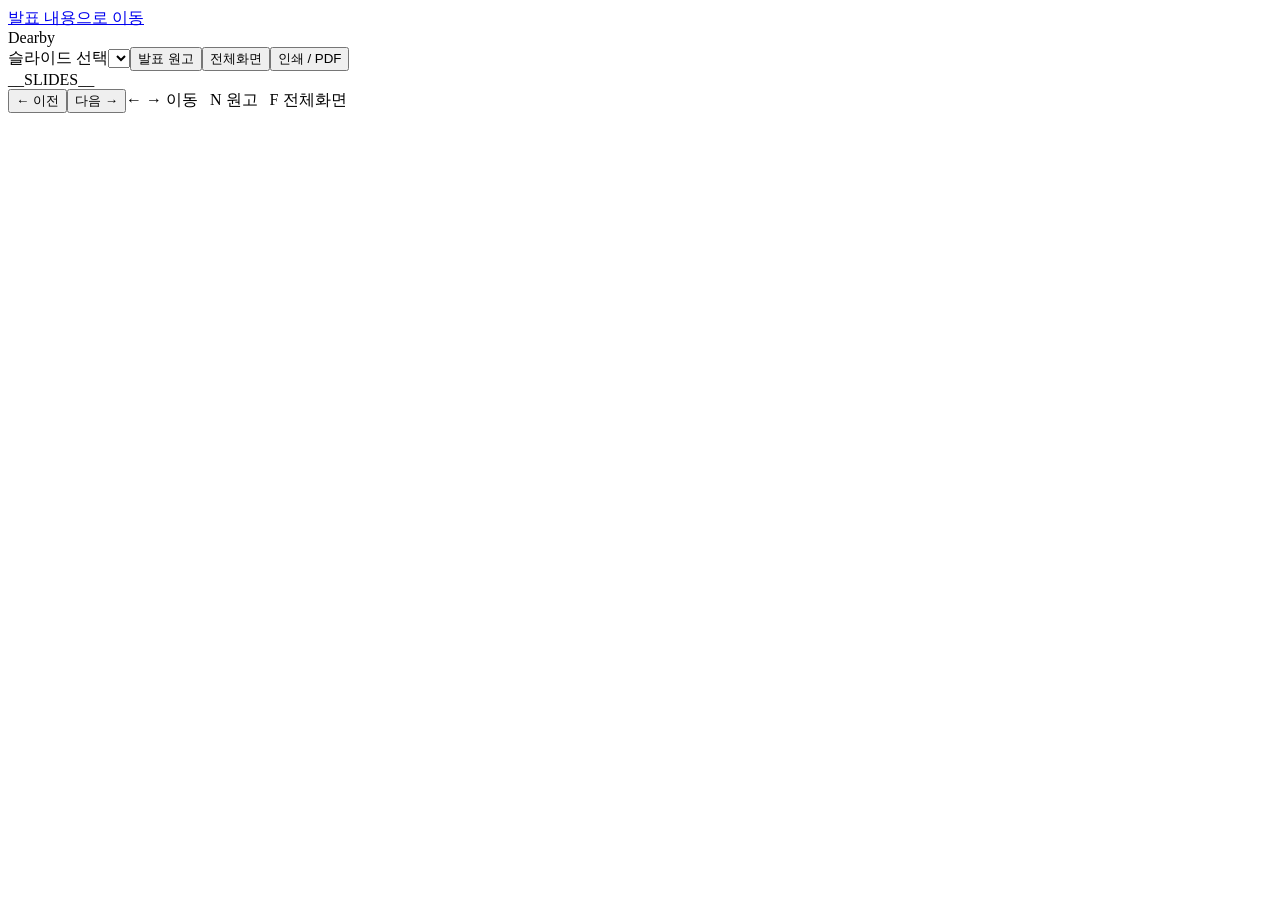
<file: incoming/replanning-2026-09-22/docs/product/presentation/presentation-template.html>
<!doctype html>
<html lang="ko">
<head>
<meta charset="utf-8"><meta name="viewport" content="width=device-width,initial-scale=1"><meta name="color-scheme" content="light">
<meta name="description" content="원하는 직무와 경험으로 교외 활동을 찾는 앱, Dearby. 학교·프로젝트 발표자료, 본문 12장과 부록 3장.">
<title>Dearby | 제품 재기획 발표</title>
<style>__CSS__</style>
</head>
<body>
<a class="skip" href="#stage">발표 내용으로 이동</a>
<header class="toolbar"><span class="toolbar-brand">Dearby</span><div class="tools"><label><span class="sr-only">슬라이드 선택</span><select id="slide-select">__OPTIONS__</select></label><button id="notes-toggle" aria-expanded="false" aria-controls="notes">발표 원고</button><button id="fullscreen">전체화면</button><button id="print">인쇄 / PDF</button></div></header>
<main class="viewport" id="viewport"><div class="stage-wrap" id="stage-wrap"><div class="stage" id="stage">__SLIDES__</div></div></main>
<nav class="controls" aria-label="슬라이드 이동"><button id="prev" aria-label="이전 슬라이드">← 이전</button><span class="counter" id="counter" aria-live="polite"></span><button id="next" aria-label="다음 슬라이드">다음 →</button><span class="keyboard-help">← → 이동 &nbsp; N 원고 &nbsp; F 전체화면</span></nav>
<p class="notice" id="notice" role="status" hidden></p>
<aside class="notes" id="notes" aria-label="발표자 원고" hidden><h2 id="notes-title"></h2><p id="notes-body"></p><p id="notes-meta" class="meta"></p></aside>
<script id="notes-data" type="application/json">__NOTES__</script>
<script>
'use strict';
const slides=[...document.querySelectorAll('.slide')];
const notes=JSON.parse(document.getElementById('notes-data').textContent);
const select=document.getElementById('slide-select');
const prev=document.getElementById('prev'), next=document.getElementById('next');
const notesPanel=document.getElementById('notes'), notesToggle=document.getElementById('notes-toggle');
const full=document.getElementById('fullscreen');
const viewport=document.getElementById('viewport'), wrap=document.getElementById('stage-wrap'), stage=document.getElementById('stage');
let current=0;
function fit(){
 if(window.innerWidth<700){stage.style.transform='';wrap.style.width='';wrap.style.height='';return;}
 const style=getComputedStyle(viewport);
 const w=viewport.clientWidth-parseFloat(style.paddingLeft)-parseFloat(style.paddingRight);
 const h=viewport.clientHeight-parseFloat(style.paddingTop)-parseFloat(style.paddingBottom);
 const scale=Math.min(w/1440,h/810,1.5);
 stage.style.transform='scale('+scale+')';wrap.style.width=(1440*scale)+'px';wrap.style.height=(810*scale)+'px';
}
function show(index, updateHash=true){
 current=Math.max(0,Math.min(slides.length-1,index));
 slides.forEach((slide,i)=>{slide.hidden=i!==current;});
 select.value=String(current);prev.disabled=current===0;next.disabled=current===slides.length-1;
 document.getElementById('counter').textContent=(current+1)+' / '+slides.length;
 document.title='Dearby | '+notes[current].title;
 document.getElementById('notes-title').textContent=notes[current].title;
 document.getElementById('notes-body').textContent=notes[current].notes;
 document.getElementById('notes-meta').textContent=notes[current].status+(notes[current].seconds?' · 권장 '+notes[current].seconds+'초':' · 질의응답용 부록');
 if(updateHash){try{history.replaceState(null,'','#slide-'+(current+1));}catch{location.hash='slide-'+(current+1);}}
 window.scrollTo({top:0,behavior:'instant'});
}
function fromHash(){const match=location.hash.match(/^#slide-(\d+)$/);show(match?Number(match[1])-1:0,false);}
function toggleNotes(){notesPanel.hidden=!notesPanel.hidden;notesToggle.setAttribute('aria-expanded',String(!notesPanel.hidden));if(!notesPanel.hidden)notesPanel.scrollIntoView({block:'nearest',behavior:'instant'});}
async function fullscreen(){
 try{if(document.fullscreenElement){await document.exitFullscreen();}else if(document.documentElement.requestFullscreen){await document.documentElement.requestFullscreen();}else{throw new Error('unsupported');}}
 catch{const el=document.getElementById('notice');el.hidden=false;el.textContent='브라우저의 전체화면 메뉴를 이용해 주세요.';}
}
prev.addEventListener('click',()=>show(current-1));next.addEventListener('click',()=>show(current+1));
select.addEventListener('change',()=>show(Number(select.value)));
notesToggle.addEventListener('click',toggleNotes);full.addEventListener('click',fullscreen);
document.getElementById('print').addEventListener('click',()=>window.print());
document.addEventListener('fullscreenchange',()=>{full.textContent=document.fullscreenElement?'전체화면 종료':'전체화면';fit();});
document.addEventListener('keydown',event=>{
 if(event.ctrlKey||event.metaKey||event.altKey||event.target.closest('input,textarea,select,[contenteditable="true"]'))return;
 const k=event.key.toLowerCase();
 if(k===' '&&event.target.closest('button'))return;
 if(['arrowright','pagedown',' ','arrowleft','pageup','home','end','n','f'].includes(k))event.preventDefault();
 if(['arrowright','pagedown',' '].includes(k))show(current+1);
 else if(['arrowleft','pageup'].includes(k))show(current-1);
 else if(k==='home')show(0);else if(k==='end')show(slides.length-1);
 else if(k==='n')toggleNotes();else if(k==='f')fullscreen();
});
window.addEventListener('hashchange',fromHash);
new ResizeObserver(fit).observe(viewport);
fromHash();fit();
</script>
</body>
</html>
</file>
